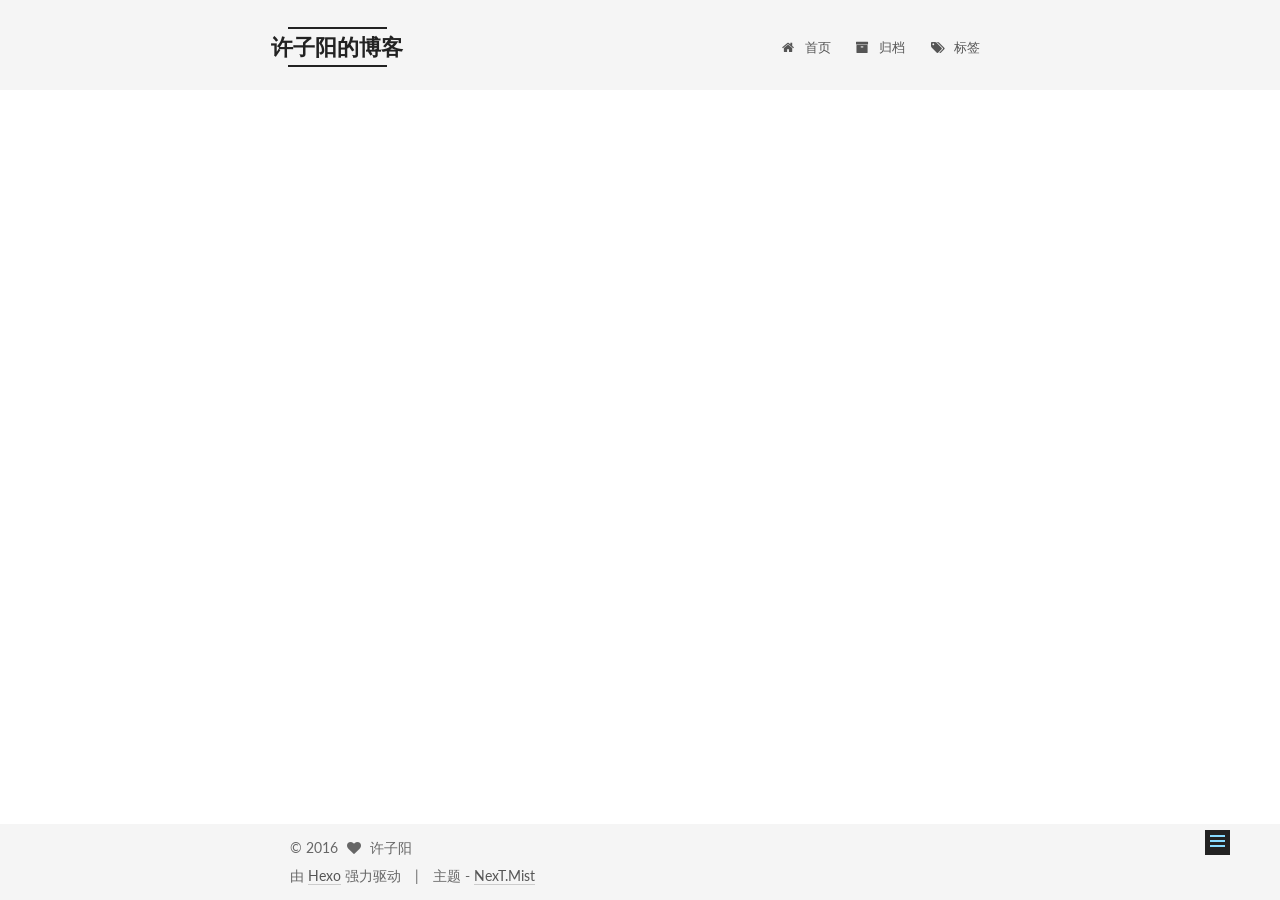
<file: 2016/07/26/第一篇blog/index.html>
<!doctype html>



  


<html class="theme-next mist use-motion">
<head>
  <meta charset="UTF-8"/>
<meta http-equiv="X-UA-Compatible" content="IE=edge,chrome=1" />
<meta name="viewport" content="width=device-width, initial-scale=1, maximum-scale=1"/>



<meta http-equiv="Cache-Control" content="no-transform" />
<meta http-equiv="Cache-Control" content="no-siteapp" />












  
  
  <link href="/vendors/fancybox/source/jquery.fancybox.css?v=2.1.5" rel="stylesheet" type="text/css" />




  
  
  
  

  
    
    
  

  

  

  

  

  
    
    
    <link href="//fonts.googleapis.com/css?family=Lato:300,300italic,400,400italic,700,700italic&subset=latin,latin-ext" rel="stylesheet" type="text/css">
  






<link href="/vendors/font-awesome/css/font-awesome.min.css?v=4.4.0" rel="stylesheet" type="text/css" />

<link href="/css/main.css?v=5.0.1" rel="stylesheet" type="text/css" />


  <meta name="keywords" content="mysql," />








  <link rel="shortcut icon" type="image/x-icon" href="/favicon.ico?v=5.0.1" />






<meta name="description" content="hello world">
<meta property="og:type" content="article">
<meta property="og:title" content="第一篇blog">
<meta property="og:url" content="http://zainxu.com/2016/07/26/第一篇blog/index.html">
<meta property="og:site_name" content="许子阳的博客">
<meta property="og:description" content="hello world">
<meta property="og:updated_time" content="2016-07-26T10:10:59.000Z">
<meta name="twitter:card" content="summary">
<meta name="twitter:title" content="第一篇blog">
<meta name="twitter:description" content="hello world">



<script type="text/javascript" id="hexo.configuration">
  var NexT = window.NexT || {};
  var CONFIG = {
    scheme: 'Mist',
    sidebar: {"position":"left","display":"post"},
    fancybox: true,
    motion: true,
    duoshuo: {
      userId: 0,
      author: '博主'
    }
  };
</script>




  <link rel="canonical" href="http://zainxu.com/2016/07/26/第一篇blog/"/>

  <title> 第一篇blog | 许子阳的博客 </title>
</head>

<body itemscope itemtype="http://schema.org/WebPage" lang="zh-Hans">

  










  
  
    
  

  <div class="container one-collumn sidebar-position-left page-post-detail ">
    <div class="headband"></div>

    <header id="header" class="header" itemscope itemtype="http://schema.org/WPHeader">
      <div class="header-inner"><div class="site-meta ">
  

  <div class="custom-logo-site-title">
    <a href="/"  class="brand" rel="start">
      <span class="logo-line-before"><i></i></span>
      <span class="site-title">许子阳的博客</span>
      <span class="logo-line-after"><i></i></span>
    </a>
  </div>
  <p class="site-subtitle"></p>
</div>

<div class="site-nav-toggle">
  <button>
    <span class="btn-bar"></span>
    <span class="btn-bar"></span>
    <span class="btn-bar"></span>
  </button>
</div>

<nav class="site-nav">
  

  
    <ul id="menu" class="menu">
      
        
        <li class="menu-item menu-item-home">
          <a href="/" rel="section">
            
              <i class="menu-item-icon fa fa-fw fa-home"></i> <br />
            
            首页
          </a>
        </li>
      
        
        <li class="menu-item menu-item-archives">
          <a href="/archives" rel="section">
            
              <i class="menu-item-icon fa fa-fw fa-archive"></i> <br />
            
            归档
          </a>
        </li>
      
        
        <li class="menu-item menu-item-tags">
          <a href="/tags" rel="section">
            
              <i class="menu-item-icon fa fa-fw fa-tags"></i> <br />
            
            标签
          </a>
        </li>
      

      
    </ul>
  

  
</nav>

 </div>
    </header>

    <main id="main" class="main">
      <div class="main-inner">
        <div class="content-wrap">
          <div id="content" class="content">
            

  <div id="posts" class="posts-expand">
    

  
  

  
  
  

  <article class="post post-type-normal " itemscope itemtype="http://schema.org/Article">

    
      <header class="post-header">

        
        
          <h1 class="post-title" itemprop="name headline">
            
            
              
                第一篇blog
              
            
          </h1>
        

        <div class="post-meta">
          <span class="post-time">
            <span class="post-meta-item-icon">
              <i class="fa fa-calendar-o"></i>
            </span>
            <span class="post-meta-item-text">发表于</span>
            <time itemprop="dateCreated" datetime="2016-07-26T11:24:19+08:00" content="2016-07-26">
              2016-07-26
            </time>
          </span>

          

          
            
          

          

          
          

          
        </div>
      </header>
    


    <div class="post-body" itemprop="articleBody">

      
      

      
        <p>hello world</p>

      
    </div>

    <div>
      
        

      
    </div>

    <div>
      
        

      
    </div>

    <footer class="post-footer">
      
        <div class="post-tags">
          
            <a href="/tags/mysql/" rel="tag">#mysql</a>
          
        </div>
      

      

      
      
    </footer>
  </article>



    <div class="post-spread">
      
    </div>
  </div>


          </div>
          


          
  <div class="comments" id="comments">
    
  </div>


        </div>
        
          
  
  <div class="sidebar-toggle">
    <div class="sidebar-toggle-line-wrap">
      <span class="sidebar-toggle-line sidebar-toggle-line-first"></span>
      <span class="sidebar-toggle-line sidebar-toggle-line-middle"></span>
      <span class="sidebar-toggle-line sidebar-toggle-line-last"></span>
    </div>
  </div>

  <aside id="sidebar" class="sidebar">
    <div class="sidebar-inner">

      

      
        <ul class="sidebar-nav motion-element">
          <li class="sidebar-nav-toc sidebar-nav-active" data-target="post-toc-wrap" >
            文章目录
          </li>
          <li class="sidebar-nav-overview" data-target="site-overview">
            站点概览
          </li>
        </ul>
      

      <section class="site-overview sidebar-panel ">
        <div class="site-author motion-element" itemprop="author" itemscope itemtype="http://schema.org/Person">
          <img class="site-author-image" itemprop="image"
               src="/images/avatar.gif"
               alt="许子阳" />
          <p class="site-author-name" itemprop="name">许子阳</p>
          <p class="site-description motion-element" itemprop="description"></p>
        </div>
        <nav class="site-state motion-element">
          <div class="site-state-item site-state-posts">
            <a href="/archives">
              <span class="site-state-item-count">1</span>
              <span class="site-state-item-name">日志</span>
            </a>
          </div>

          

          
            <div class="site-state-item site-state-tags">
              <a href="/tags">
                <span class="site-state-item-count">1</span>
                <span class="site-state-item-name">标签</span>
              </a>
            </div>
          

        </nav>

        

        <div class="links-of-author motion-element">
          
        </div>

        
        

        
        

      </section>

      
        <section class="post-toc-wrap motion-element sidebar-panel sidebar-panel-active">
          <div class="post-toc">
            
              
            
            
              <p class="post-toc-empty">此文章未包含目录</p>
            
          </div>
        </section>
      

    </div>
  </aside>


        
      </div>
    </main>

    <footer id="footer" class="footer">
      <div class="footer-inner">
        <div class="copyright" >
  
  &copy; 
  <span itemprop="copyrightYear">2016</span>
  <span class="with-love">
    <i class="fa fa-heart"></i>
  </span>
  <span class="author" itemprop="copyrightHolder">许子阳</span>
</div>

<div class="powered-by">
  由 <a class="theme-link" href="http://hexo.io">Hexo</a> 强力驱动
</div>

<div class="theme-info">
  主题 -
  <a class="theme-link" href="https://github.com/iissnan/hexo-theme-next">
    NexT.Mist
  </a>
</div>

        

        
      </div>
    </footer>

    <div class="back-to-top">
      <i class="fa fa-arrow-up"></i>
    </div>
  </div>

  

<script type="text/javascript">
  if (Object.prototype.toString.call(window.Promise) !== '[object Function]') {
    window.Promise = null;
  }
</script>









  



  
  <script type="text/javascript" src="/vendors/jquery/index.js?v=2.1.3"></script>

  
  <script type="text/javascript" src="/vendors/fastclick/lib/fastclick.min.js?v=1.0.6"></script>

  
  <script type="text/javascript" src="/vendors/jquery_lazyload/jquery.lazyload.js?v=1.9.7"></script>

  
  <script type="text/javascript" src="/vendors/velocity/velocity.min.js?v=1.2.1"></script>

  
  <script type="text/javascript" src="/vendors/velocity/velocity.ui.min.js?v=1.2.1"></script>

  
  <script type="text/javascript" src="/vendors/fancybox/source/jquery.fancybox.pack.js?v=2.1.5"></script>


  


  <script type="text/javascript" src="/js/src/utils.js?v=5.0.1"></script>

  <script type="text/javascript" src="/js/src/motion.js?v=5.0.1"></script>



  
  

  
  <script type="text/javascript" src="/js/src/scrollspy.js?v=5.0.1"></script>
<script type="text/javascript" src="/js/src/post-details.js?v=5.0.1"></script>



  


  <script type="text/javascript" src="/js/src/bootstrap.js?v=5.0.1"></script>



  



  




  
  

  

  

  

</body>
</html>
</file>
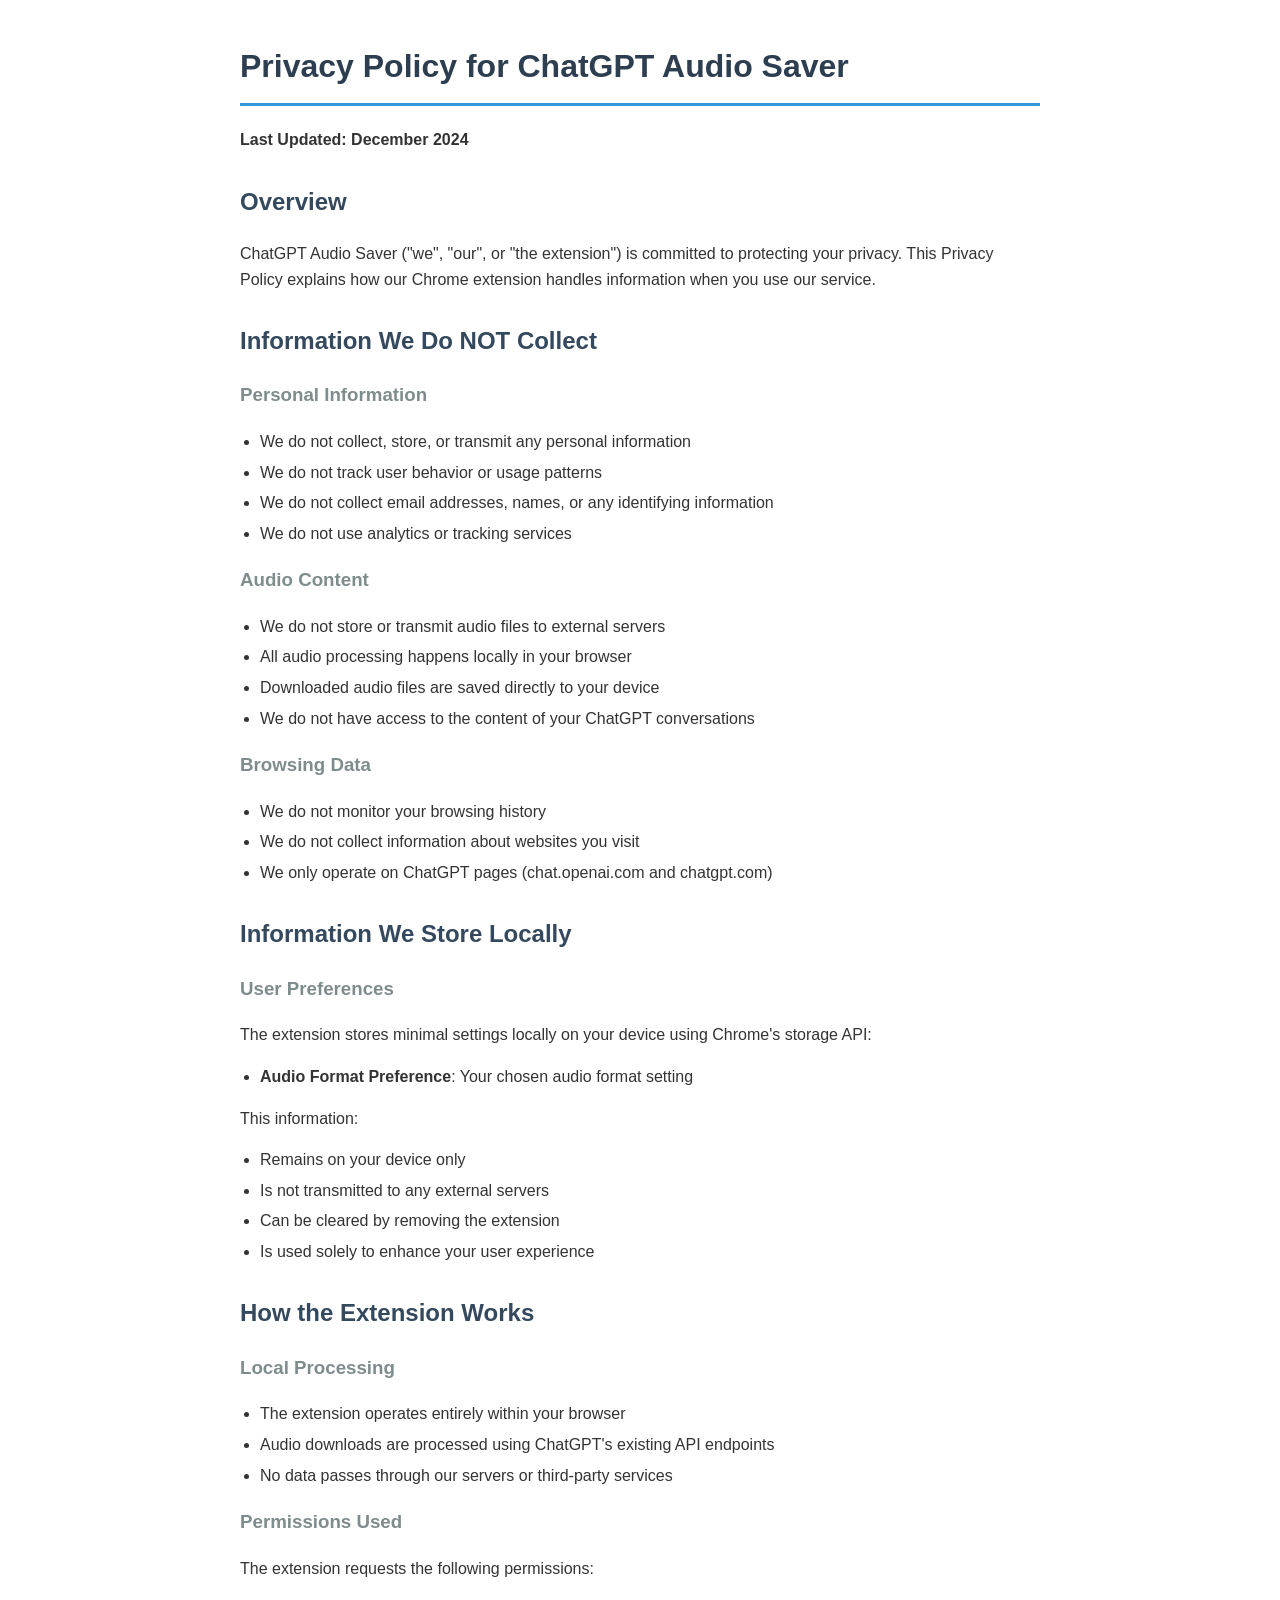
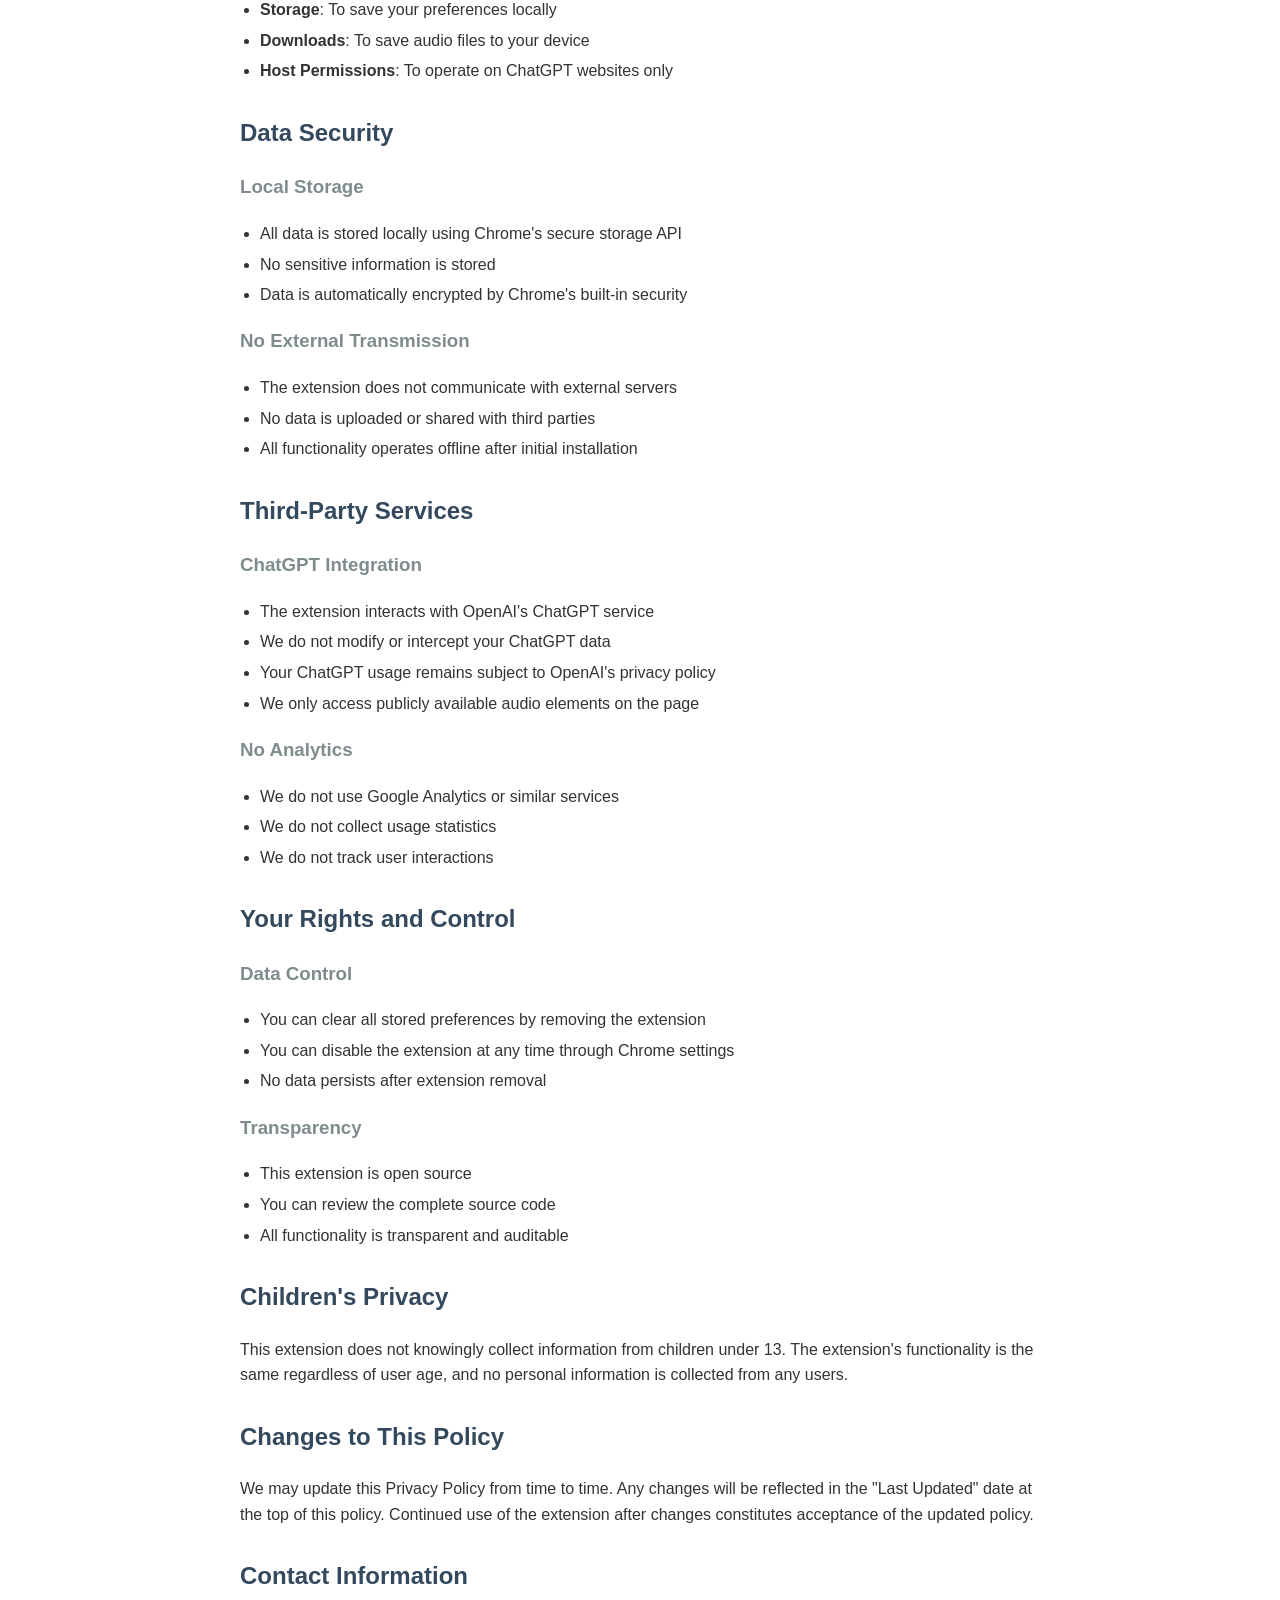
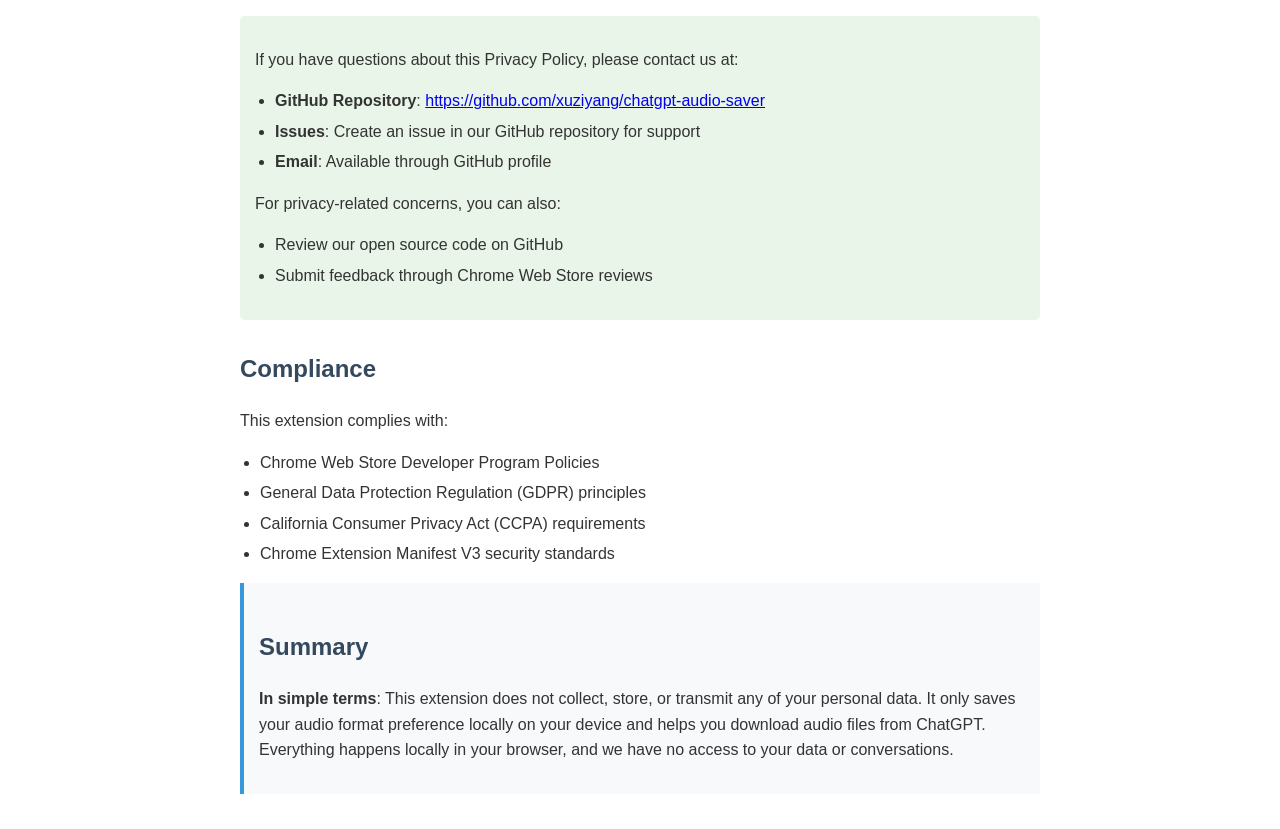
<file: chatgpt-audio-saver/privacy.html>
<!DOCTYPE html>
<html lang="en">
<head>
    <meta charset="UTF-8">
    <meta name="viewport" content="width=device-width, initial-scale=1.0">
    <title>Privacy Policy - ChatGPT Audio Saver</title>
    <style>
        body {
            font-family: -apple-system, BlinkMacSystemFont, 'Segoe UI', Roboto, sans-serif;
            line-height: 1.6;
            max-width: 800px;
            margin: 0 auto;
            padding: 20px;
            color: #333;
        }
        h1 { color: #2c3e50; border-bottom: 3px solid #3498db; padding-bottom: 10px; }
        h2 { color: #34495e; margin-top: 30px; }
        h3 { color: #7f8c8d; }
        .highlight { background-color: #f8f9fa; padding: 15px; border-left: 4px solid #3498db; margin: 15px 0; }
        ul { padding-left: 20px; }
        li { margin: 5px 0; }
        .contact-info { background-color: #e8f5e8; padding: 15px; border-radius: 5px; }
    </style>
</head>
<body>
    <h1>Privacy Policy for ChatGPT Audio Saver</h1>
    <p><strong>Last Updated: December 2024</strong></p>

    <h2>Overview</h2>
    <p>ChatGPT Audio Saver ("we", "our", or "the extension") is committed to protecting your privacy. This Privacy Policy explains how our Chrome extension handles information when you use our service.</p>

    <h2>Information We Do NOT Collect</h2>
    
    <h3>Personal Information</h3>
    <ul>
        <li>We do not collect, store, or transmit any personal information</li>
        <li>We do not track user behavior or usage patterns</li>
        <li>We do not collect email addresses, names, or any identifying information</li>
        <li>We do not use analytics or tracking services</li>
    </ul>

    <h3>Audio Content</h3>
    <ul>
        <li>We do not store or transmit audio files to external servers</li>
        <li>All audio processing happens locally in your browser</li>
        <li>Downloaded audio files are saved directly to your device</li>
        <li>We do not have access to the content of your ChatGPT conversations</li>
    </ul>

    <h3>Browsing Data</h3>
    <ul>
        <li>We do not monitor your browsing history</li>
        <li>We do not collect information about websites you visit</li>
        <li>We only operate on ChatGPT pages (chat.openai.com and chatgpt.com)</li>
    </ul>

    <h2>Information We Store Locally</h2>
    
    <h3>User Preferences</h3>
    <p>The extension stores minimal settings locally on your device using Chrome's storage API:</p>
    <ul>
        <li><strong>Audio Format Preference</strong>: Your chosen audio format setting</li>
    </ul>

    <p>This information:</p>
    <ul>
        <li>Remains on your device only</li>
        <li>Is not transmitted to any external servers</li>
        <li>Can be cleared by removing the extension</li>
        <li>Is used solely to enhance your user experience</li>
    </ul>

    <h2>How the Extension Works</h2>
    
    <h3>Local Processing</h3>
    <ul>
        <li>The extension operates entirely within your browser</li>
        <li>Audio downloads are processed using ChatGPT's existing API endpoints</li>
        <li>No data passes through our servers or third-party services</li>
    </ul>

    <h3>Permissions Used</h3>
    <p>The extension requests the following permissions:</p>
    <ul>
        <li><strong>Storage</strong>: To save your preferences locally</li>
        <li><strong>Downloads</strong>: To save audio files to your device</li>
        <li><strong>Host Permissions</strong>: To operate on ChatGPT websites only</li>
    </ul>

    <h2>Data Security</h2>
    
    <h3>Local Storage</h3>
    <ul>
        <li>All data is stored locally using Chrome's secure storage API</li>
        <li>No sensitive information is stored</li>
        <li>Data is automatically encrypted by Chrome's built-in security</li>
    </ul>

    <h3>No External Transmission</h3>
    <ul>
        <li>The extension does not communicate with external servers</li>
        <li>No data is uploaded or shared with third parties</li>
        <li>All functionality operates offline after initial installation</li>
    </ul>

    <h2>Third-Party Services</h2>
    
    <h3>ChatGPT Integration</h3>
    <ul>
        <li>The extension interacts with OpenAI's ChatGPT service</li>
        <li>We do not modify or intercept your ChatGPT data</li>
        <li>Your ChatGPT usage remains subject to OpenAI's privacy policy</li>
        <li>We only access publicly available audio elements on the page</li>
    </ul>

    <h3>No Analytics</h3>
    <ul>
        <li>We do not use Google Analytics or similar services</li>
        <li>We do not collect usage statistics</li>
        <li>We do not track user interactions</li>
    </ul>

    <h2>Your Rights and Control</h2>
    
    <h3>Data Control</h3>
    <ul>
        <li>You can clear all stored preferences by removing the extension</li>
        <li>You can disable the extension at any time through Chrome settings</li>
        <li>No data persists after extension removal</li>
    </ul>

    <h3>Transparency</h3>
    <ul>
        <li>This extension is open source</li>
        <li>You can review the complete source code</li>
        <li>All functionality is transparent and auditable</li>
    </ul>

    <h2>Children's Privacy</h2>
    <p>This extension does not knowingly collect information from children under 13. The extension's functionality is the same regardless of user age, and no personal information is collected from any users.</p>

    <h2>Changes to This Policy</h2>
    <p>We may update this Privacy Policy from time to time. Any changes will be reflected in the "Last Updated" date at the top of this policy. Continued use of the extension after changes constitutes acceptance of the updated policy.</p>

    <h2>Contact Information</h2>
    <div class="contact-info">
        <p>If you have questions about this Privacy Policy, please contact us at:</p>
        <ul>
            <li><strong>GitHub Repository</strong>: <a href="https://github.com/xuziyang/chatgpt-audio-saver">https://github.com/xuziyang/chatgpt-audio-saver</a></li>
            <li><strong>Issues</strong>: Create an issue in our GitHub repository for support</li>
            <li><strong>Email</strong>: Available through GitHub profile</li>
        </ul>
        
        <p>For privacy-related concerns, you can also:</p>
        <ul>
            <li>Review our open source code on GitHub</li>
            <li>Submit feedback through Chrome Web Store reviews</li>
        </ul>
    </div>

    <h2>Compliance</h2>
    <p>This extension complies with:</p>
    <ul>
        <li>Chrome Web Store Developer Program Policies</li>
        <li>General Data Protection Regulation (GDPR) principles</li>
        <li>California Consumer Privacy Act (CCPA) requirements</li>
        <li>Chrome Extension Manifest V3 security standards</li>
    </ul>

    <div class="highlight">
        <h2>Summary</h2>
        <p><strong>In simple terms</strong>: This extension does not collect, store, or transmit any of your personal data. It only saves your audio format preference locally on your device and helps you download audio files from ChatGPT. Everything happens locally in your browser, and we have no access to your data or conversations.</p>
    </div>
</body>
</html>
</file>
<file: css/main.css>
/* normalize.css v3.0.2 | MIT License | git.io/normalize */
html {
  font-family: sans-serif; /* 1 */
  -ms-text-size-adjust: 100%; /* 2 */
  -webkit-text-size-adjust: 100%; /* 2 */
}
body {
  margin: 0;
}
article,
aside,
details,
figcaption,
figure,
footer,
header,
hgroup,
main,
menu,
nav,
section,
summary {
  display: block;
}
audio,
canvas,
progress,
video {
  display: inline-block; /* 1 */
  vertical-align: baseline; /* 2 */
}
audio:not([controls]) {
  display: none;
  height: 0;
}
[hidden],
template {
  display: none;
}
a {
  background-color: transparent;
}
a:active,
a:hover {
  outline: 0;
}
abbr[title] {
  border-bottom: 1px dotted;
}
b,
strong {
  font-weight: bold;
}
dfn {
  font-style: italic;
}
h1 {
  font-size: 2em;
  margin: 0.67em 0;
}
mark {
  background: #ff0;
  color: #000;
}
small {
  font-size: 80%;
}
sub,
sup {
  font-size: 75%;
  line-height: 0;
  position: relative;
  vertical-align: baseline;
}
sup {
  top: -0.5em;
}
sub {
  bottom: -0.25em;
}
img {
  border: 0;
}
svg:not(:root) {
  overflow: hidden;
}
figure {
  margin: 1em 40px;
}
hr {
  -moz-box-sizing: content-box;
  box-sizing: content-box;
  height: 0;
}
pre {
  overflow: auto;
}
code,
kbd,
pre,
samp {
  font-family: monospace, monospace;
  font-size: 1em;
}
button,
input,
optgroup,
select,
textarea {
  color: inherit; /* 1 */
  font: inherit; /* 2 */
  margin: 0; /* 3 */
}
button {
  overflow: visible;
}
button,
select {
  text-transform: none;
}
button,
html input[type="button"],
input[type="reset"],
input[type="submit"] {
  -webkit-appearance: button; /* 2 */
  cursor: pointer; /* 3 */
}
button[disabled],
html input[disabled] {
  cursor: default;
}
button::-moz-focus-inner,
input::-moz-focus-inner {
  border: 0;
  padding: 0;
}
input {
  line-height: normal;
}
input[type="checkbox"],
input[type="radio"] {
  box-sizing: border-box; /* 1 */
  padding: 0; /* 2 */
}
input[type="number"]::-webkit-inner-spin-button,
input[type="number"]::-webkit-outer-spin-button {
  height: auto;
}
input[type="search"] {
  -webkit-appearance: textfield; /* 1 */
  -moz-box-sizing: content-box;
  -webkit-box-sizing: content-box; /* 2 */
  box-sizing: content-box;
}
input[type="search"]::-webkit-search-cancel-button,
input[type="search"]::-webkit-search-decoration {
  -webkit-appearance: none;
}
fieldset {
  border: 1px solid #c0c0c0;
  margin: 0 2px;
  padding: 0.35em 0.625em 0.75em;
}
legend {
  border: 0; /* 1 */
  padding: 0; /* 2 */
}
textarea {
  overflow: auto;
}
optgroup {
  font-weight: bold;
}
table {
  border-collapse: collapse;
  border-spacing: 0;
}
td,
th {
  padding: 0;
}
::selection {
  background: #262a30;
  color: #fff;
}
body {
  position: relative;
  font-family: 'Lato', "PingFang SC", "Microsoft YaHei", sans-serif;
  font-size: 14px;
  line-height: 2;
  color: #555;
  background: #fff;
}
@media (max-width: 767px) {
  body {
    padding-right: 0 !important;
  }
}
@media (min-width: 768px) and (max-width: 991px) {
  body {
    padding-right: 0 !important;
  }
}
@media (min-width: 1600px) {
  body {
    font-size: 16px;
  }
}
h1,
h2,
h3,
h4,
h5,
h6 {
  margin: 0;
  padding: 0;
  font-weight: bold;
  line-height: 1.5;
  font-family: 'Lato', "PingFang SC", "Microsoft YaHei", sans-serif;
}
h2,
h3,
h4,
h5,
h6 {
  margin: 20px 0 15px;
}
h1 {
  font-size: 24px;
}
@media (max-width: 767px) {
  h1 {
    font-size: 20px;
  }
}
h2 {
  font-size: 22px;
}
@media (max-width: 767px) {
  h2 {
    font-size: 18px;
  }
}
h3 {
  font-size: 20px;
}
@media (max-width: 767px) {
  h3 {
    font-size: 16px;
  }
}
h4 {
  font-size: 18px;
}
@media (max-width: 767px) {
  h4 {
    font-size: 14px;
  }
}
h5 {
  font-size: 16px;
}
@media (max-width: 767px) {
  h5 {
    font-size: 12px;
  }
}
h6 {
  font-size: 14px;
}
@media (max-width: 767px) {
  h6 {
    font-size: 10px;
  }
}
p {
  margin: 0 0 25px 0;
}
a {
  color: #555;
  text-decoration: none;
  border-bottom: 1px solid #999;
  word-wrap: break-word;
}
a:hover {
  color: #222;
  border-bottom-color: #222;
}
ul {
  list-style: none;
}
blockquote {
  margin: 0;
  padding: 0;
}
img {
  display: block;
  margin: auto;
  max-width: 100%;
  height: auto;
}
hr {
  margin: 40px 0;
  height: 3px;
  border: none;
  background-color: #ddd;
  background-image: repeating-linear-gradient(-45deg, #fff, #fff 4px, transparent 4px, transparent 8px);
}
blockquote {
  padding: 0 15px;
  color: #666;
  border-left: 4px solid #ddd;
}
blockquote cite::before {
  content: "-";
  padding: 0 5px;
}
dt {
  font-weight: 700;
}
dd {
  margin: 0;
  padding: 0;
}
.text-left {
  text-align: left;
}
.text-center {
  text-align: center;
}
.text-right {
  text-align: right;
}
.text-justify {
  text-align: justify;
}
.text-nowrap {
  white-space: nowrap;
}
.text-lowercase {
  text-transform: lowercase;
}
.text-uppercase {
  text-transform: uppercase;
}
.text-capitalize {
  text-transform: capitalize;
}
.center-block {
  display: block;
  margin-left: auto;
  margin-right: auto;
}
.clearfix:before,
.clearfix:after {
  content: " ";
  display: table;
}
.clearfix:after {
  clear: both;
}
.pullquote {
  width: 45%;
}
.pullquote.left {
  float: left;
  margin-left: 5px;
  margin-right: 10px;
}
.pullquote.right {
  float: right;
  margin-left: 10px;
  margin-right: 5px;
}
.affix.affix.affix {
  position: fixed;
}
.translation {
  margin-top: -20px;
  font-size: 14px;
  color: #999;
}
.scrollbar-measure {
  width: 100px;
  height: 100px;
  overflow: scroll;
  position: absolute;
  top: -9999px;
}
.use-motion .motion-element {
  opacity: 0;
}
#local-search-input {
  padding: 3px;
  border: none;
  text-indent: 14px;
  border-radius: 0;
  width: 140px;
  outline: none;
  border-bottom: 1px solid #999;
  background: inherit;
  opacity: 0.5;
}
#local-search-input:focus {
  opacity: 1;
}
.search-icon {
  position: absolute;
  top: 9px;
}
table {
  margin: 20px 0;
  width: 100%;
  border-collapse: collapse;
  border-spacing: 0;
  border: 1px solid #ddd;
  font-size: 14px;
  table-layout: fixed;
  word-wrap: break-all;
}
table>tbody>tr:nth-of-type(odd) {
  background-color: #f9f9f9;
}
table>tbody>tr:hover {
  background-color: #f5f5f5;
}
caption,
th,
td {
  padding: 8px;
  text-align: left;
  vertical-align: middle;
  font-weight: normal;
}
th,
td {
  border-bottom: 3px solid #ddd;
  border-right: 1px solid #eee;
}
th {
  padding-bottom: 10px;
  font-weight: 700;
}
td {
  border-bottom-width: 1px;
}
html,
body {
  height: 100%;
}
.container {
  position: relative;
  min-height: 100%;
}
.header-inner {
  margin: 0 auto;
  padding: 100px 0 70px;
  width: 700px;
}
@media (min-width: 1600px) {
  .container .header-inner {
    width: 900px;
  }
}
.main {
  padding-bottom: 150px;
}
.main-inner {
  margin: 0 auto;
  width: 700px;
}
@media (min-width: 1600px) {
  .container .main-inner {
    width: 900px;
  }
}
.footer {
  position: absolute;
  left: 0;
  bottom: 0;
  width: 100%;
  min-height: 50px;
}
.footer-inner {
  box-sizing: border-box;
  margin: 20px auto;
  width: 700px;
}
@media (min-width: 1600px) {
  .container .footer-inner {
    width: 900px;
  }
}
pre,
.highlight {
  overflow: auto;
  margin: 20px 0;
  padding: 15px;
  font-size: 13px;
  color: #4d4d4c;
  background: #f7f7f7;
  line-height: 1.6;
}
pre,
code {
  font-family: consolas, Menlo, "PingFang SC", "Microsoft YaHei", monospace;
}
code {
  padding: 2px 4px;
  word-break: break-all;
  color: #555;
  background: #eee;
  border-radius: 4px;
  font-size: 13px;
}
pre code {
  padding: 0;
  color: #4d4d4c;
  background: none;
  text-shadow: none;
}
.highlight pre {
  border: none;
  margin: 0;
  padding: 1px;
}
.highlight table {
  margin: 0;
  width: auto;
  border: none;
}
.highlight td {
  border: none;
  padding: 0;
}
.highlight figcaption {
  font-size: 1em;
  color: #4d4d4c;
  line-height: 1em;
  margin-bottom: 1em;
}
.highlight figcaption:before,
.highlight figcaption:after {
  content: " ";
  display: table;
}
.highlight figcaption:after {
  clear: both;
}
.highlight figcaption a {
  float: right;
  color: #4d4d4c;
}
.highlight figcaption a:hover {
  border-bottom-color: #4d4d4c;
}
.highlight .gutter pre {
  color: #666;
  text-align: right;
  padding-right: 20px;
}
.highlight .line {
  height: 20px;
}
.gist table {
  width: auto;
}
.gist table td {
  border: none;
}
pre .comment {
  color: #8e908c;
}
pre .variable,
pre .attribute,
pre .tag,
pre .regexp,
pre .ruby .constant,
pre .xml .tag .title,
pre .xml .pi,
pre .xml .doctype,
pre .html .doctype,
pre .css .id,
pre .css .class,
pre .css .pseudo {
  color: #c82829;
}
pre .number,
pre .preprocessor,
pre .built_in,
pre .literal,
pre .params,
pre .constant,
pre .command {
  color: #f5871f;
}
pre .ruby .class .title,
pre .css .rules .attribute,
pre .string,
pre .value,
pre .inheritance,
pre .header,
pre .ruby .symbol,
pre .xml .cdata,
pre .special,
pre .number,
pre .formula {
  color: #718c00;
}
pre .title,
pre .css .hexcolor {
  color: #3e999f;
}
pre .function,
pre .python .decorator,
pre .python .title,
pre .ruby .function .title,
pre .ruby .title .keyword,
pre .perl .sub,
pre .javascript .title,
pre .coffeescript .title {
  color: #4271ae;
}
pre .keyword,
pre .javascript .function {
  color: #8959a8;
}
.full-image.full-image.full-image {
  border: none;
  max-width: 100%;
  width: auto;
  margin: 20px auto;
}
@media (min-width: 992px) {
  .full-image.full-image.full-image {
    max-width: none;
    width: 126%;
    margin: 0 -13%;
  }
}
.blockquote-center,
.page-home .post-type-quote blockquote,
.page-post-detail .post-type-quote blockquote {
  position: relative;
  margin: 40px 0;
  padding: 0;
  border-left: none;
  text-align: center;
}
.blockquote-center::before,
.page-home .post-type-quote blockquote::before,
.page-post-detail .post-type-quote blockquote::before,
.blockquote-center::after,
.page-home .post-type-quote blockquote::after,
.page-post-detail .post-type-quote blockquote::after {
  position: absolute;
  content: ' ';
  display: block;
  width: 100%;
  height: 24px;
  opacity: 0.2;
  background-repeat: no-repeat;
  background-position: 0 -6px;
  background-size: 22px 22px;
}
.blockquote-center::before,
.page-home .post-type-quote blockquote::before,
.page-post-detail .post-type-quote blockquote::before {
  top: -20px;
  background-image: url("../images/quote-l.svg");
  border-top: 1px solid #ccc;
}
.blockquote-center::after,
.page-home .post-type-quote blockquote::after,
.page-post-detail .post-type-quote blockquote::after {
  bottom: -20px;
  background-image: url("../images/quote-r.svg");
  border-bottom: 1px solid #ccc;
  background-position: 100% 8px;
}
.blockquote-center p,
.page-home .post-type-quote blockquote p,
.page-post-detail .post-type-quote blockquote p,
.blockquote-center div,
.page-home .post-type-quote blockquote div,
.page-post-detail .post-type-quote blockquote div {
  text-align: center;
}
.post .post-body .group-picture img {
  box-sizing: border-box;
  padding: 0 3px;
  border: none;
}
.post .group-picture-row {
  overflow: hidden;
  margin-top: 6px;
}
.post .group-picture-row:first-child {
  margin-top: 0;
}
.post .group-picture-column {
  float: left;
}
.page-post-detail .post-body .group-picture-column {
  float: none;
  margin-top: 10px;
  width: auto !important;
}
.page-post-detail .post-body .group-picture-column img {
  margin: 0 auto;
}
.page-archive .group-picture-container {
  overflow: hidden;
}
.page-archive .group-picture-row {
  float: left;
}
.page-archive .group-picture-row:first-child {
  margin-top: 6px;
}
.page-archive .group-picture-column {
  max-width: 150px;
  max-height: 150px;
}
.btn {
  display: inline-block;
  padding: 0 20px;
  font-size: 14px;
  color: #fff;
  background: #222;
  border: 2px solid #222;
  text-decoration: none;
  border-radius: 0;
  transition-property: background-color;
  transition-duration: 0.2s;
  transition-timing-function: ease-in-out;
  transition-delay: 0s;
}
.btn:hover,
.post-more-link .btn:hover {
  border-color: #222;
  color: #222;
  background: #fff;
}
.btn-bar {
  display: block;
  width: 22px;
  height: 2px;
  background: #555;
  border-radius: 1px;
}
.btn-bar+.btn-bar {
  margin-top: 4px;
}
.pagination {
  margin: 120px 0 40px;
  text-align: center;
  border-top: 1px solid #eee;
}
.page-number-basic,
.pagination .prev,
.pagination .next,
.pagination .page-number,
.pagination .space {
  display: inline-block;
  position: relative;
  top: -1px;
  margin: 0 10px;
  padding: 0 10px;
  line-height: 30px;
}
@media (max-width: 767px) {
  .page-number-basic,
  .pagination .prev,
  .pagination .next,
  .pagination .page-number,
  .pagination .space {
    margin: 0 5px;
  }
}
.pagination .prev,
.pagination .next,
.pagination .page-number {
  border-bottom: 0;
  border-top: 1px solid #eee;
  transition-property: border-color;
  transition-duration: 0.2s;
  transition-timing-function: ease-in-out;
  transition-delay: 0s;
}
.pagination .prev:hover,
.pagination .next:hover,
.pagination .page-number:hover {
  border-top-color: #222;
}
.pagination .space {
  padding: 0;
  margin: 0;
}
.pagination .prev {
  margin-left: 0;
}
.pagination .next {
  margin-right: 0;
}
.pagination .page-number.current {
  color: #fff;
  background: #ccc;
  border-top-color: #ccc;
}
@media (max-width: 767px) {
  .pagination {
    border-top: none;
  }
  .pagination .prev,
  .pagination .next,
  .pagination .page-number {
    margin-bottom: 10px;
    border-top: 0;
    border-bottom: 1px solid #eee;
  }
  .pagination .prev:hover,
  .pagination .next:hover,
  .pagination .page-number:hover {
    border-bottom-color: #222;
  }
}
.comments {
  margin: 60px 20px 0;
}
.tag-cloud {
  text-align: center;
}
.tag-cloud a {
  display: inline-block;
  margin: 10px;
}
.back-to-top {
  box-sizing: border-box;
  position: fixed;
  bottom: -100px;
  right: 50px;
  z-index: 1050;
  padding: 0 6px;
  width: 25px;
  background: #222;
  font-size: 12px;
  opacity: 1;
  color: #fff;
  cursor: pointer;
  text-align: center;
  -webkit-transform: translateZ(0);
  transition-property: bottom;
  transition-duration: 0.2s;
  transition-timing-function: ease-in-out;
  transition-delay: 0s;
}
@media (max-width: 767px) {
  .back-to-top {
    display: none;
  }
}
@media (min-width: 768px) and (max-width: 991px) {
  .back-to-top {
    display: none;
  }
}
.back-to-top.back-to-top-on {
  bottom: 19px;
}
.header {
  background: #fff;
}
.header-inner {
  position: relative;
}
.headband {
  height: 3px;
  background: #222;
}
.site-meta {
  margin: 0;
  text-align: left;
}
@media (max-width: 767px) {
  .site-meta {
    text-align: center;
  }
}
.brand {
  position: relative;
  display: inline-block;
  padding: 0 40px;
  color: #222;
  background: #222;
  border-bottom: none;
}
.brand:hover {
  color: #222;
}
.logo {
  display: inline-block;
  margin-right: 5px;
  line-height: 36px;
  vertical-align: top;
}
.site-title {
  display: inline-block;
  vertical-align: top;
  line-height: 36px;
  font-size: 20px;
  font-weight: normal;
  font-family: 'Lato', "PingFang SC", "Microsoft YaHei", sans-serif;
}
.site-subtitle {
  margin-top: 10px;
  font-size: 13px;
  color: #999;
}
.use-motion .brand {
  opacity: 0;
}
.use-motion .logo,
.use-motion .site-title,
.use-motion .site-subtitle {
  opacity: 0;
  position: relative;
  top: -10px;
}
.site-nav-toggle {
  display: none;
  position: absolute;
  top: 10px;
  left: 10px;
}
@media (max-width: 767px) {
  .site-nav-toggle {
    display: block;
  }
}
.site-nav-toggle button {
  margin-top: 2px;
  padding: 9px 10px;
  background: transparent;
  border: none;
}
@media (max-width: 767px) {
  .site-nav {
    display: none;
    margin: 0 -10px;
    padding: 0 10px;
    clear: both;
    border-top: 1px solid #ddd;
  }
}
@media (min-width: 768px) and (max-width: 991px) {
  .site-nav {
    display: block !important;
  }
}
@media (min-width: 992px) {
  .site-nav {
    display: block !important;
  }
}
.menu {
  margin-top: 20px;
  padding-left: 0;
  text-align: center;
}
.menu .menu-item {
  display: inline-block;
  margin: 0 10px;
}
@media screen and (max-width: 767px) {
  .menu .menu-item {
    margin-top: 10px;
  }
}
.menu .menu-item a {
  display: block;
  font-size: 13px;
  text-transform: capitalize;
  line-height: inherit;
  border-bottom: 1px solid transparent;
  transition-property: border-color;
  transition-duration: 0.2s;
  transition-timing-function: ease-in-out;
  transition-delay: 0s;
}
.menu .menu-item a:hover {
  border-bottom-color: #222;
}
.menu .menu-item .fa {
  margin-right: 5px;
}
.use-motion .menu-item {
  opacity: 0;
}
.post-body {
  font-family: 'Lato', "PingFang SC", "Microsoft YaHei", sans-serif;
}
@media (max-width: 767px) {
  .post-body {
    word-break: break-word;
  }
}
.post-body .fancybox img {
  display: block !important;
  margin: 0 auto;
  cursor: pointer;
  cursor: zoom-in;
  cursor: -webkit-zoom-in;
}
.post-body .image-caption,
.post-body .figure .caption {
  margin: 10px auto 15px;
  text-align: center;
  font-size: 14px;
  color: #999;
  font-weight: bold;
  line-height: 1;
}
.post-sticky-flag {
  display: inline-block;
  font-size: 16px;
  -ms-transform: rotate(30deg);
  -webkit-transform: rotate(30deg);
  -moz-transform: rotate(30deg);
  -ms-transform: rotate(30deg);
  -o-transform: rotate(30deg);
  transform: rotate(30deg);
}
.posts-expand {
  padding-top: 40px;
}
@media (max-width: 767px) {
  .posts-expand {
    margin: 0 20px;
  }
  .post-body pre,
  .post-body .highlight {
    padding: 10px;
  }
  .post-body pre .gutter pre,
  .post-body .highlight .gutter pre {
    padding-right: 10px;
  }
}
@media (min-width: 992px) {
  .posts-expand .post-body {
    text-align: justify;
  }
}
.posts-expand .post-body h2,
.posts-expand .post-body h3,
.posts-expand .post-body h4,
.posts-expand .post-body h5,
.posts-expand .post-body h6 {
  padding-top: 10px;
}
.posts-expand .post-body h2 .header-anchor,
.posts-expand .post-body h3 .header-anchor,
.posts-expand .post-body h4 .header-anchor,
.posts-expand .post-body h5 .header-anchor,
.posts-expand .post-body h6 .header-anchor {
  float: right;
  margin-left: 10px;
  color: #ccc;
  border-bottom-style: none;
  visibility: hidden;
}
.posts-expand .post-body h2 .header-anchor:hover,
.posts-expand .post-body h3 .header-anchor:hover,
.posts-expand .post-body h4 .header-anchor:hover,
.posts-expand .post-body h5 .header-anchor:hover,
.posts-expand .post-body h6 .header-anchor:hover {
  color: inherit;
}
.posts-expand .post-body h2:hover .header-anchor,
.posts-expand .post-body h3:hover .header-anchor,
.posts-expand .post-body h4:hover .header-anchor,
.posts-expand .post-body h5:hover .header-anchor,
.posts-expand .post-body h6:hover .header-anchor {
  visibility: visible;
}
.posts-expand .post-body ul li {
  list-style: circle;
}
.posts-expand .post-body img {
  box-sizing: border-box;
  margin: auto;
  padding: 3px;
  border: 1px solid #ddd;
}
.posts-expand .fancybox img {
  margin: 0 auto;
}
@media (max-width: 767px) {
  .posts-collapse {
    margin: 0 20px;
  }
  .posts-collapse .post-title,
  .posts-collapse .post-meta {
    display: block;
    width: auto;
    text-align: left;
  }
}
.posts-collapse {
  position: relative;
  z-index: 1010;
  margin-left: 0;
}
.posts-collapse::after {
  content: " ";
  position: absolute;
  top: 20px;
  left: 0;
  margin-left: -2px;
  width: 4px;
  height: 100%;
  background: #f5f5f5;
  z-index: -1;
}
@media (max-width: 767px) {
  .posts-collapse {
    margin: 0 20px;
  }
}
.posts-collapse .collection-title {
  position: relative;
  margin: 60px 0;
}
.posts-collapse .collection-title h2 {
  margin-left: 20px;
}
.posts-collapse .collection-title small {
  color: #bbb;
}
.posts-collapse .collection-title::before {
  content: " ";
  position: absolute;
  left: 0;
  top: 50%;
  margin-left: -4px;
  margin-top: -4px;
  width: 8px;
  height: 8px;
  background: #bbb;
  border-radius: 50%;
}
.posts-collapse .post {
  margin: 30px 0;
}
.posts-collapse .post-header {
  position: relative;
  transition-duration: 0.2s;
  transition-timing-function: ease-in-out;
  transition-delay: 0s;
  transition-property: border;
  border-bottom: 1px dashed #ccc;
}
.posts-collapse .post-header::before {
  content: " ";
  position: absolute;
  left: 0;
  top: 12px;
  width: 6px;
  height: 6px;
  margin-left: -4px;
  background: #bbb;
  border-radius: 50%;
  border: 1px solid #fff;
  transition-duration: 0.2s;
  transition-timing-function: ease-in-out;
  transition-delay: 0s;
  transition-property: background;
}
.posts-collapse .post-header:hover {
  border-bottom-color: #666;
}
.posts-collapse .post-header:hover::before {
  background: #222;
}
.posts-collapse .post-meta {
  position: absolute;
  font-size: 12px;
  left: 20px;
  top: 5px;
}
.posts-collapse .post-comments-count {
  display: none;
}
.posts-collapse .post-title {
  margin-left: 60px;
  font-size: 16px;
  font-weight: normal;
  line-height: inherit;
}
.posts-collapse .post-title::after {
  margin-left: 3px;
  opacity: 0.6;
}
.posts-collapse .post-title a {
  color: #666;
  border-bottom: none;
}
.page-home .post-type-quote .post-header,
.page-post-detail .post-type-quote .post-header,
.page-home .post-type-quote .post-tags,
.page-post-detail .post-type-quote .post-tags {
  display: none;
}
.posts-expand .post-title {
  font-size: 26px;
  text-align: center;
  word-break: break-word;
  font-weight: 400;
}
@media (max-width: 767px) {
  .posts-expand .post-title {
    font-size: 22px;
  }
}
.posts-expand .post-title-link {
  display: inline-block;
  position: relative;
  color: #555;
  border-bottom: none;
  line-height: 1.2;
  vertical-align: top;
}
.posts-expand .post-title-link::before {
  content: "";
  position: absolute;
  width: 100%;
  height: 2px;
  bottom: 0;
  left: 0;
  background-color: #000;
  visibility: hidden;
  -webkit-transform: scaleX(0);
  -moz-transform: scaleX(0);
  -ms-transform: scaleX(0);
  -o-transform: scaleX(0);
  transform: scaleX(0);
  transition-duration: 0.2s;
  transition-timing-function: ease-in-out;
  transition-delay: 0s;
}
.posts-expand .post-title-link:hover::before {
  visibility: visible;
  -webkit-transform: scaleX(1);
  -moz-transform: scaleX(1);
  -ms-transform: scaleX(1);
  -o-transform: scaleX(1);
  transform: scaleX(1);
}
.posts-expand .post-title-link .fa {
  font-size: 16px;
}
.posts-expand .post-meta {
  margin: 3px 0 60px 0;
  color: #999;
  font-family: 'Lato', "PingFang SC", "Microsoft YaHei", sans-serif;
  font-size: 12px;
  text-align: center;
}
.posts-expand .post-meta .post-category-list {
  display: inline-block;
  margin: 0;
  padding: 3px;
}
.posts-expand .post-meta .post-category-list-link {
  color: #999;
}
.post-meta-item-icon {
  display: none;
  margin-right: 3px;
}
@media (min-width: 768px) and (max-width: 991px) {
  .post-meta-item-icon {
    display: inline-block;
  }
}
@media (max-width: 767px) {
  .post-meta-item-icon {
    display: inline-block;
  }
}
@media (min-width: 768px) and (max-width: 991px) {
  .post-meta-item-text {
    display: none;
  }
}
@media (max-width: 767px) {
  .post-meta-item-text {
    display: none;
  }
}
@media (max-width: 767px) {
  .posts-expand .post-comments-count {
    display: none;
  }
}
.post-more-link {
  margin-top: 50px;
}
.post-more-link .btn {
  color: #555;
  font-size: 14px;
  background: transparent;
  border-radius: 0;
  line-height: 2;
}
.posts-expand .post-tags {
  margin-top: 40px;
  text-align: center;
}
.posts-expand .post-tags a {
  display: inline-block;
  margin-right: 10px;
  font-size: 13px;
}
.post-nav {
  overflow: hidden;
  margin-top: 60px;
  padding: 10px;
  white-space: nowrap;
  border-top: 1px solid #eee;
}
.post-nav-item {
  display: inline-block;
  width: 50%;
  white-space: normal;
}
.post-nav-item a {
  position: relative;
  display: inline-block;
  line-height: 25px;
  font-size: 14px;
  color: #555;
  border-bottom: none;
}
.post-nav-item a:hover {
  color: #222;
  border-bottom: none;
}
.post-nav-item a:active {
  top: 2px;
}
.post-nav-item a i {
  font-size: 12px;
}
.post-nav-prev {
  text-align: right;
}
.posts-expand .post-eof {
  display: block;
  margin: 80px auto 60px;
  width: 8%;
  height: 1px;
  background: #ccc;
  text-align: center;
}
.post:last-child .post-eof.post-eof.post-eof {
  display: none;
}
.post-gallery {
  display: table;
  table-layout: fixed;
  width: 100%;
  border-collapse: separate;
}
.post-gallery-row {
  display: table-row;
}
.post-gallery .post-gallery-img {
  display: table-cell;
  text-align: center;
  vertical-align: middle;
  border: none;
}
.post-gallery .post-gallery-img img {
  max-width: 100%;
  max-height: 100%;
  border: none;
}
.fancybox-close,
.fancybox-close:hover {
  border: none;
}
.sidebar {
  position: fixed;
  right: 0;
  top: 0;
  bottom: 0;
  width: 0;
  z-index: 1040;
  box-shadow: inset 0 2px 6px #000;
  background: #222;
  -webkit-transform: translateZ(0);
}
.sidebar a {
  color: #999;
  border-bottom-color: #555;
}
.sidebar a:hover {
  color: #eee;
}
@media (min-width: 768px) and (max-width: 991px) {
  .sidebar {
    display: none !important;
  }
}
@media (max-width: 767px) {
  .sidebar {
    display: none !important;
  }
}
.sidebar-inner {
  position: relative;
  padding: 20px 10px;
  color: #999;
  text-align: center;
}
.sidebar-toggle {
  position: fixed;
  right: 50px;
  bottom: 45px;
  width: 15px;
  height: 15px;
  padding: 5px;
  background: #222;
  line-height: 0;
  z-index: 1050;
  cursor: pointer;
  -webkit-transform: translateZ(0);
}
@media (min-width: 768px) and (max-width: 991px) {
  .sidebar-toggle {
    display: none;
  }
}
@media (max-width: 767px) {
  .sidebar-toggle {
    display: none;
  }
}
.sidebar-toggle-line {
  position: relative;
  display: inline-block;
  vertical-align: top;
  height: 2px;
  width: 100%;
  background: #fff;
  margin-top: 3px;
}
.sidebar-toggle-line:first-child {
  margin-top: 0;
}
.site-author-image {
  display: block;
  margin: 0 auto;
  padding: 2px;
  max-width: 96px;
  height: auto;
  border: 2px solid #333;
}
.site-author-name {
  margin: 5px 0 0;
  text-align: center;
  color: #f5f5f5;
  font-weight: normal;
}
.site-description {
  margin-top: 5px;
  text-align: center;
  font-size: 14px;
  color: #999;
}
.site-state {
  overflow: hidden;
  line-height: 1.4;
  white-space: nowrap;
  text-align: center;
}
.site-state-item {
  display: inline-block;
  padding: 0 15px;
  border-left: 1px solid #333;
}
.site-state-item:first-child {
  border-left: none;
}
.site-state-item a {
  border-bottom: none;
}
.site-state-item-count {
  display: block;
  text-align: center;
  color: inherit;
  font-weight: 600;
  font-size: 18px;
}
.site-state-item-name {
  font-size: 13px;
  color: inherit;
}
.feed-link {
  margin-top: 20px;
}
.feed-link a {
  display: inline-block;
  padding: 0 15px;
  color: #fc6423;
  border: 1px solid #fc6423;
  border-radius: 4px;
}
.feed-link a i {
  color: #fc6423;
  font-size: 14px;
}
.feed-link a:hover {
  color: #fff;
  background: #fc6423;
}
.feed-link a:hover i {
  color: #fff;
}
.links-of-author {
  margin-top: 20px;
}
.links-of-author a {
  display: inline-block;
  vertical-align: middle;
  margin-right: 10px;
  margin-bottom: 10px;
  border-bottom-color: #555;
  font-size: 13px;
}
.links-of-author a:before {
  display: inline-block;
  vertical-align: middle;
  margin-right: 3px;
  content: " ";
  width: 4px;
  height: 4px;
  border-radius: 50%;
  background: #b016ff;
}
.links-of-blogroll {
  font-size: 13px;
}
.links-of-blogroll-title {
  margin-top: 20px;
  font-size: 14px;
  font-weight: 600;
}
.links-of-blogroll-list {
  margin: 0;
  padding: 0;
}
.links-of-blogroll-item {
  padding: 2px 10px;
}
.sidebar-nav {
  margin: 0 0 20px;
  padding-left: 0;
}
.sidebar-nav li {
  display: inline-block;
  cursor: pointer;
  border-bottom: 1px solid transparent;
  font-size: 14px;
  color: #555;
}
.sidebar-nav li:hover {
  color: #f5f5f5;
}
.page-post-detail .sidebar-nav-toc {
  padding: 0 5px;
}
.page-post-detail .sidebar-nav-overview {
  margin-left: 10px;
}
.sidebar-nav .sidebar-nav-active {
  color: #87daff;
  border-bottom-color: #87daff;
}
.sidebar-nav .sidebar-nav-active:hover {
  color: #87daff;
}
.sidebar-panel {
  display: none;
}
.sidebar-panel-active {
  display: block;
}
.post-toc-empty {
  font-size: 14px;
  color: #666;
}
.post-toc-wrap {
  overflow: hidden;
}
.post-toc {
  overflow: auto;
}
.post-toc ol {
  margin: 0;
  padding: 0 2px 5px 10px;
  text-align: left;
  list-style: none;
  font-size: 14px;
}
.post-toc ol > ol {
  padding-left: 0;
}
.post-toc ol a {
  transition-duration: 0.2s;
  transition-timing-function: ease-in-out;
  transition-delay: 0s;
  transition-property: all;
  color: #999;
  border-bottom-color: #555;
}
.post-toc ol a:hover {
  color: #ccc;
  border-bottom-color: #ccc;
}
.post-toc .nav-item {
  overflow: hidden;
  text-overflow: ellipsis;
  white-space: nowrap;
  line-height: 1.8;
}
.post-toc .nav .nav-child {
  display: none;
}
.post-toc .nav .active > .nav-child {
  display: block;
}
.post-toc .nav .active-current > .nav-child {
  display: block;
}
.post-toc .nav .active-current > .nav-child > .nav-item {
  display: block;
}
.post-toc .nav .active > a {
  color: #87daff;
  border-bottom-color: #87daff;
}
.post-toc .nav .active-current > a {
  color: #87daff;
}
.post-toc .nav .active-current > a:hover {
  color: #87daff;
}
.footer {
  font-size: 14px;
  color: #999;
}
.footer img {
  border: none;
}
.footer-inner {
  text-align: center;
}
.with-love {
  display: inline-block;
  margin: 0 5px;
}
.powered-by,
.theme-info {
  display: inline-block;
}
.powered-by {
  margin-right: 10px;
}
.powered-by::after {
  content: "|";
  padding-left: 10px;
}
.cc-license {
  margin-top: 10px;
  text-align: center;
}
.cc-license .cc-opacity {
  opacity: 0.7;
  border-bottom: none;
}
.cc-license .cc-opacity:hover {
  opacity: 0.9;
}
.cc-license img {
  display: inline-block;
}
.theme-next #ds-thread #ds-reset {
  color: #555;
}
.theme-next #ds-thread #ds-reset .ds-replybox {
  margin-bottom: 30px;
}
.theme-next #ds-thread #ds-reset .ds-replybox .ds-avatar,
.theme-next #ds-reset .ds-avatar img {
  box-shadow: none;
}
.theme-next #ds-thread #ds-reset .ds-textarea-wrapper {
  border-color: #c7d4e1;
  background: none;
  border-top-right-radius: 3px;
  border-top-left-radius: 3px;
}
.theme-next #ds-thread #ds-reset .ds-textarea-wrapper textarea {
  height: 60px;
}
.theme-next #ds-reset .ds-rounded-top {
  border-radius: 0;
}
.theme-next #ds-thread #ds-reset .ds-post-toolbar {
  box-sizing: border-box;
  border: 1px solid #c7d4e1;
  background: #f6f8fa;
}
.theme-next #ds-thread #ds-reset .ds-post-options {
  height: 40px;
  border: none;
  background: none;
}
.theme-next #ds-thread #ds-reset .ds-toolbar-buttons {
  top: 11px;
}
.theme-next #ds-thread #ds-reset .ds-sync {
  top: 5px;
}
.theme-next #ds-thread #ds-reset .ds-post-button {
  top: 4px;
  right: 5px;
  width: 90px;
  height: 30px;
  border: 1px solid #c5ced7;
  border-radius: 3px;
  background-image: linear-gradient(#fbfbfc, #f5f7f9);
  color: #60676d;
}
.theme-next #ds-thread #ds-reset .ds-post-button:hover {
  background-position: 0 -30px;
  color: #60676d;
}
.theme-next #ds-thread #ds-reset .ds-comments-info {
  padding: 10px 0;
}
.theme-next #ds-thread #ds-reset .ds-sort {
  display: none;
}
.theme-next #ds-thread #ds-reset li.ds-tab a.ds-current {
  border: none;
  background: #f6f8fa;
  color: #60676d;
}
.theme-next #ds-thread #ds-reset li.ds-tab a.ds-current:hover {
  background-color: #e9f0f7;
  color: #60676d;
}
.theme-next #ds-thread #ds-reset li.ds-tab a {
  border-radius: 2px;
  padding: 5px;
}
.theme-next #ds-thread #ds-reset .ds-login-buttons p {
  color: #999;
  line-height: 36px;
}
.theme-next #ds-thread #ds-reset .ds-login-buttons .ds-service-list li {
  height: 28px;
}
.theme-next #ds-thread #ds-reset .ds-service-list a {
  background: none;
  padding: 5px;
  border: 1px solid;
  border-radius: 3px;
  text-align: center;
}
.theme-next #ds-thread #ds-reset .ds-service-list a:hover {
  color: #fff;
  background: #666;
}
.theme-next #ds-thread #ds-reset .ds-service-list .ds-weibo {
  color: #fc9b00;
  border-color: #fc9b00;
}
.theme-next #ds-thread #ds-reset .ds-service-list .ds-weibo:hover {
  background: #fc9b00;
}
.theme-next #ds-thread #ds-reset .ds-service-list .ds-qq {
  color: #60a3ec;
  border-color: #60a3ec;
}
.theme-next #ds-thread #ds-reset .ds-service-list .ds-qq:hover {
  background: #60a3ec;
}
.theme-next #ds-thread #ds-reset .ds-service-list .ds-renren {
  color: #2e7ac4;
  border-color: #2e7ac4;
}
.theme-next #ds-thread #ds-reset .ds-service-list .ds-renren:hover {
  background: #2e7ac4;
}
.theme-next #ds-thread #ds-reset .ds-service-list .ds-douban {
  color: #37994c;
  border-color: #37994c;
}
.theme-next #ds-thread #ds-reset .ds-service-list .ds-douban:hover {
  background: #37994c;
}
.theme-next #ds-thread #ds-reset .ds-service-list .ds-kaixin {
  color: #fef20d;
  border-color: #fef20d;
}
.theme-next #ds-thread #ds-reset .ds-service-list .ds-kaixin:hover {
  background: #fef20d;
}
.theme-next #ds-thread #ds-reset .ds-service-list .ds-netease {
  color: #f00;
  border-color: #f00;
}
.theme-next #ds-thread #ds-reset .ds-service-list .ds-netease:hover {
  background: #f00;
}
.theme-next #ds-thread #ds-reset .ds-service-list .ds-sohu {
  color: #ffcb05;
  border-color: #ffcb05;
}
.theme-next #ds-thread #ds-reset .ds-service-list .ds-sohu:hover {
  background: #ffcb05;
}
.theme-next #ds-thread #ds-reset .ds-service-list .ds-baidu {
  color: #2831e0;
  border-color: #2831e0;
}
.theme-next #ds-thread #ds-reset .ds-service-list .ds-baidu:hover {
  background: #2831e0;
}
.theme-next #ds-thread #ds-reset .ds-service-list .ds-google {
  color: #166bec;
  border-color: #166bec;
}
.theme-next #ds-thread #ds-reset .ds-service-list .ds-google:hover {
  background: #166bec;
}
.theme-next #ds-thread #ds-reset .ds-service-list .ds-weixin {
  color: #00ce0d;
  border-color: #00ce0d;
}
.theme-next #ds-thread #ds-reset .ds-service-list .ds-weixin:hover {
  background: #00ce0d;
}
.theme-next #ds-thread #ds-reset .ds-service-list .ds-more-services {
  border: none;
}
.theme-next #ds-thread #ds-reset .ds-service-list .ds-more-services:hover {
  background: none;
}
.theme-next #ds-reset .duoshuo-ua-admin {
  display: inline-block;
  color: #f00;
}
.theme-next #ds-reset .duoshuo-ua-platform,
.theme-next #ds-reset .duoshuo-ua-browser {
  color: #ccc;
}
.theme-next #ds-reset .duoshuo-ua-platform .fa,
.theme-next #ds-reset .duoshuo-ua-browser .fa {
  display: inline-block;
  margin-right: 3px;
}
.theme-next #ds-reset .duoshuo-ua-separator {
  display: inline-block;
  margin-left: 5px;
}
.theme-next .this_ua {
  background-color: #ccc !important;
  border-radius: 4px;
  padding: 0 5px !important;
  margin: 1px 1px !important;
  border: 1px solid #bbb !important;
  color: #fff;
  display: inline-block !important;
}
.theme-next .this_ua.admin {
  background-color: #d9534f !important;
  border-color: #d9534f !important;
}
.theme-next .this_ua.platform.iOS,
.theme-next .this_ua.platform.Mac,
.theme-next .this_ua.platform.Windows {
  background-color: #39b3d7 !important;
  border-color: #46b8da !important;
}
.theme-next .this_ua.platform.Linux {
  background-color: #3a3a3a !important;
  border-color: #1f1f1f !important;
}
.theme-next .this_ua.platform.Android {
  background-color: #00c47d !important;
  border-color: #01b171 !important;
}
.theme-next .this_ua.browser.Mobile,
.theme-next .this_ua.browser.Chrome {
  background-color: #5cb85c !important;
  border-color: #4cae4c !important;
}
.theme-next .this_ua.browser.Firefox {
  background-color: #f0ad4e !important;
  border-color: #eea236 !important;
}
.theme-next .this_ua.browser.Maxthon,
.theme-next .this_ua.browser.IE {
  background-color: #428bca !important;
  border-color: #357ebd !important;
}
.theme-next .this_ua.browser.baidu,
.theme-next .this_ua.browser.UCBrowser,
.theme-next .this_ua.browser.Opera {
  background-color: #d9534f !important;
  border-color: #d43f3a !important;
}
.theme-next .this_ua.browser.Android,
.theme-next .this_ua.browser.QQBrowser {
  background-color: #78ace9 !important;
  border-color: #4cae4c !important;
}
.post-spread {
  margin-top: 20px;
  text-align: center;
}
.jiathis_style {
  display: inline-block;
}
.jiathis_style a {
  border: none;
}
.post-spread {
  margin-top: 20px;
  text-align: center;
}
.bdshare-slide-button-box a {
  border: none;
}
.bdsharebuttonbox {
  display: inline-block;
}
.bdsharebuttonbox a {
  border: none;
}
ul.search-result-list {
  padding-left: 0px;
  margin: 0px 5px 0px 8px;
}
p.search-result {
  border-bottom: 1px dashed #ccc;
  padding: 5px 0;
}
a.search-result-title {
  font-weight: bold;
}
a.search-result {
  border-bottom: transparent;
  display: block;
  white-space: nowrap;
  overflow: hidden;
  text-overflow: ellipsis;
}
.search-keyword {
  border-bottom: 1px dashed #4088b8;
  font-weight: bold;
}
#local-search-result {
  height: 90%;
  overflow: auto;
}
.popup {
  display: none;
  position: fixed;
  top: 10%;
  left: 50%;
  width: 700px;
  height: 80%;
  margin-left: -350px;
  padding: 3px 0 0 10px;
  background: #fff;
  color: #333;
  z-index: 9999;
  border-radius: 5px;
}
@media (max-width: 767px) {
  .popup {
    padding: 3px;
    top: 0;
    left: 0;
    margin: 0;
    width: 100%;
    height: 100%;
    border-radius: 0px;
  }
}
.popoverlay {
  position: fixed;
  width: 100%;
  height: 100%;
  top: 0px;
  left: 0px;
  z-index: 2080;
  background-color: rgba(0,0,0,0.3);
}
#local-search-input {
  margin-bottom: 10px;
  width: 50%;
}
.popup-btn-close {
  position: absolute;
  top: 6px;
  right: 14px;
  color: #4ebd79;
  font-size: 14px;
  font-weight: bold;
  text-transform: uppercase;
  cursor: pointer;
}
#no-result {
  position: absolute;
  left: 44%;
  top: 42%;
  color: #ccc;
}
.site-uv,
.site-pv,
.page-pv {
  display: inline-block;
}
.site-uv .busuanzi-value,
.site-pv .busuanzi-value,
.page-pv .busuanzi-value {
  margin: 0 5px;
}
.site-uv {
  margin-right: 10px;
}
.site-uv::after {
  content: "|";
  padding-left: 10px;
}
.use-motion .post {
  opacity: 0;
}
.page-archive .archive-page-counter {
  position: relative;
  top: 3px;
  left: 20px;
}
@media (max-width: 767px) {
  .page-archive .archive-page-counter {
    top: 5px;
  }
}
.page-archive .posts-collapse .archive-move-on {
  position: absolute;
  top: 11px;
  left: 0;
  margin-left: -6px;
  width: 10px;
  height: 10px;
  opacity: 0.5;
  background: #555;
  border: 1px solid #fff;
  border-radius: 50%;
}
.category-all-page .category-all-title {
  text-align: center;
}
.category-all-page .category-all {
  margin-top: 20px;
}
.category-all-page .category-list {
  margin: 0;
  padding: 0;
  list-style: none;
}
.category-all-page .category-list-item {
  margin: 5px 10px;
}
.category-all-page .category-list-count {
  color: #bbb;
}
.category-all-page .category-list-count:before {
  display: inline;
  content: " (";
}
.category-all-page .category-list-count:after {
  display: inline;
  content: ") ";
}
.category-all-page .category-list-child {
  padding-left: 10px;
}
.page-post-detail .sidebar-toggle-line {
  background: #87daff;
}
.page-post-detail .comments {
  overflow: hidden;
}
h1,
h2,
h3,
h4,
h5,
h6 {
  margin: 20px 0 10px;
}
p {
  margin: 0 0 25px 0;
}
a {
  border-bottom-color: #ccc;
}
hr {
  margin: 20px 0;
  height: 2px;
}
.main-inner {
  margin-top: 80px;
}
.header {
  background: #f5f5f5;
}
.header-inner {
  padding: 25px 0 20px;
}
.header-inner:before,
.header-inner:after {
  content: " ";
  display: table;
}
.header-inner:after {
  clear: both;
}
@media (max-width: 767px) {
  .header-inner {
    width: auto;
    margin-bottom: 50px;
    padding: 10px;
  }
}
.site-meta {
  float: left;
  margin-left: -20px;
  line-height: normal;
}
@media (max-width: 767px) {
  .site-meta {
    margin-left: 10px;
  }
}
.site-meta .brand {
  padding: 2px 1px;
  background: none;
}
@media (max-width: 767px) {
  .site-meta .brand {
    display: block;
  }
}
.site-meta .logo {
  display: none;
}
.site-meta .site-title {
  font-size: 22px;
  font-weight: bolder;
}
@media (max-width: 767px) {
  .site-meta .site-title {
    line-height: 34px;
  }
}
.logo-line-before,
.logo-line-after {
  display: block;
  overflow: hidden;
  margin: 0 auto;
  width: 75%;
}
@media (max-width: 767px) {
  .logo-line-before,
  .logo-line-after {
    display: none;
  }
}
.logo-line-before i,
.logo-line-after i {
  position: relative;
  display: block;
  height: 2px;
  background: #222;
}
@media (max-width: 767px) {
  .logo-line-before i,
  .logo-line-after i {
    height: 3px;
  }
}
.use-motion .logo-line-before i {
  left: -100%;
}
.use-motion .logo-line-after i {
  right: -100%;
}
.site-subtitle {
  display: none;
}
.site-nav-toggle {
  position: static;
  float: right;
}
.menu {
  float: right;
  margin: 8px 0 0 0;
}
@media (max-width: 767px) {
  .menu {
    margin: 20px 0 0 0;
    padding: 0;
  }
}
.menu br {
  display: none;
}
.menu .menu-item {
  margin: 0;
}
@media (max-width: 767px) {
  .menu .menu-item {
    display: block;
  }
}
.menu .menu-item a {
  padding: 0 10px;
  background: none;
  border: none;
  border-radius: 2px;
  transition-property: background;
}
@media (max-width: 767px) {
  .menu .menu-item a {
    text-align: left;
  }
}
.menu .menu-item a:hover {
  background: #e1e1e1;
}
.menu a::before {
  display: none;
}
@media (max-width: 767px) {
  .menu a::before {
    display: block;
  }
}
@media (max-width: 767px) {
  .menu {
    float: none;
  }
}
.site-search form {
  display: none;
}
.posts-expand {
  padding-top: 0;
}
.posts-expand .post-title,
.posts-expand .post-meta {
  text-align: left;
}
@media (max-width: 767px) {
  .posts-expand .post-title,
  .posts-expand .post-meta {
    text-align: center;
  }
}
.posts-expand .post-eof {
  display: none;
}
.posts-expand .post {
  margin-top: 120px;
}
.posts-expand .post:first-child {
  margin-top: 0;
}
.posts-expand .post-meta {
  margin-top: 5px;
  margin-bottom: 20px;
}
.posts-expand .post-title {
  position: relative;
  font-size: 26px;
  font-weight: 400;
}
@media (max-width: 767px) {
  .posts-expand .post-title {
    font-size: 20px;
  }
}
@media (min-width: 1600px) {
  .posts-expand .post-title {
    font-size: 26px;
  }
}
.posts-expand .post-title:hover:before {
  background: #222;
}
.posts-expand .post-body img {
  margin: 0;
}
.posts-expand .post-tags {
  text-align: left;
}
.posts-expand .post-tags a {
  padding: 1px 5px;
  background: #f5f5f5;
  border-bottom: none;
}
.posts-expand .post-tags a:hover {
  background: #ccc;
}
.posts-expand .post-nav {
  margin-top: 40px;
}
.post-more-link {
  margin-top: 20px;
  text-align: left;
}
.post-more-link a {
  padding: 0;
  font-size: 14px;
  color: #666;
  background: none;
  border: none;
  border-bottom: 2px solid #666;
  transition-property: border;
}
@media (max-width: 767px) {
  .post-more-link a {
    font-size: 12px;
  }
}
@media (min-width: 1600px) {
  .post-more-link a {
    font-size: 16px;
  }
}
.post-more-link a:hover {
  border-bottom-color: #222;
}
.links-of-blogroll-inline .links-of-blogroll-item {
  display: inline-block;
}
.btn {
  padding: 0 10px;
  border-width: 2px;
  border-radius: 0;
}
.headband {
  display: none;
}
.site-search {
  position: relative;
  float: right;
  margin-top: 5px;
  padding-top: 3px;
}
@media (max-width: 767px) {
  .site-search {
    float: none;
    padding: 0 10px;
  }
}
@media (max-width: 767px) {
  .container .main-inner {
    width: auto;
  }
}
.page-post-detail .post-title,
.page-post-detail .post-meta {
  text-align: center;
}
.page-post-detail .post-title:before {
  display: none;
}
.page-post-detail .post-meta {
  margin-bottom: 60px;
}
.pagination {
  margin: 120px 0 0;
  text-align: left;
}
@media (max-width: 767px) {
  .pagination {
    margin: 80px 10px 0;
    text-align: center;
  }
}
.footer {
  margin-top: 80px;
  padding: 10px 0;
  background: #f5f5f5;
  color: #666;
}
.footer-inner {
  margin: 0 auto;
  text-align: left;
}
@media (max-width: 767px) {
  .footer-inner {
    width: auto;
    text-align: center;
  }
}
</file>
